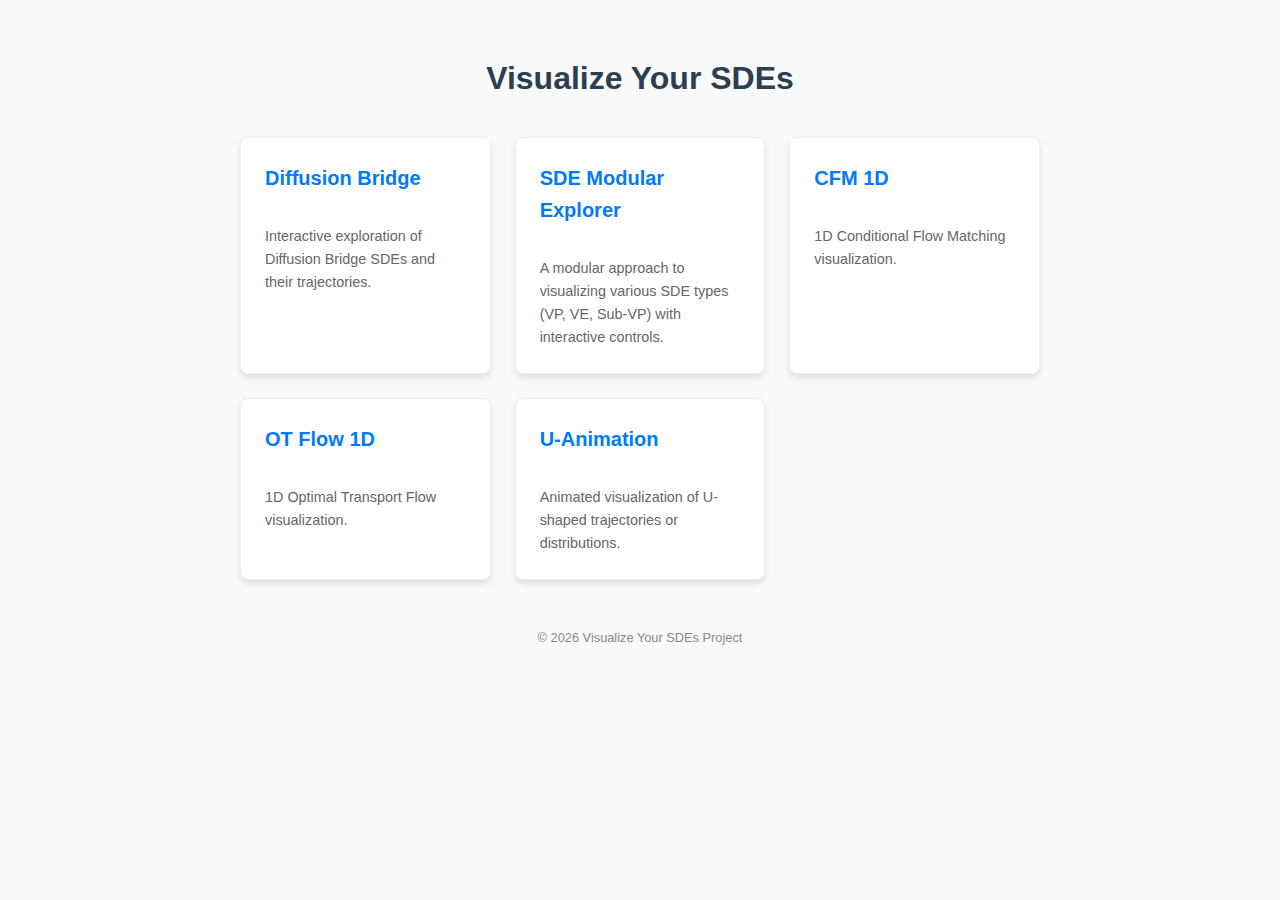
<file: index.html>
<!DOCTYPE html>
<html lang="en">
<head>
    <meta charset="UTF-8">
    <meta name="viewport" content="width=device-width, initial-scale=1.0">
    <title>Visualize Your SDEs - Home</title>
    <style>
        body {
            font-family: -apple-system, BlinkMacSystemFont, "Segoe UI", Roboto, Helvetica, Arial, sans-serif;
            line-height: 1.6;
            color: #333;
            max-width: 800px;
            margin: 0 auto;
            padding: 2rem;
            background-color: #f8f9fa;
        }
        h1 {
            color: #2c3e50;
            text-align: center;
            margin-bottom: 2rem;
        }
        .demo-grid {
            display: grid;
            grid-template-columns: repeat(auto-fill, minmax(250px, 1fr));
            gap: 1.5rem;
        }
        .demo-card {
            background: white;
            border-radius: 8px;
            padding: 1.5rem;
            box-shadow: 0 4px 6px rgba(0,0,0,0.1);
            transition: transform 0.2s, box-shadow 0.2s;
            text-decoration: none;
            color: inherit;
            display: flex;
            flex-direction: column;
            border: 1px solid #eee;
        }
        .demo-card:hover {
            transform: translateY(-5px);
            box-shadow: 0 6px 12px rgba(0,0,0,0.15);
            border-color: #007bff;
        }
        .demo-card h2 {
            margin-top: 0;
            font-size: 1.25rem;
            color: #007bff;
        }
        .demo-card p {
            margin-bottom: 0;
            font-size: 0.9rem;
            color: #666;
            flex-grow: 1;
        }
        .footer {
            margin-top: 3rem;
            text-align: center;
            font-size: 0.8rem;
            color: #888;
        }
    </style>
</head>
<body>

    <h1>Visualize Your SDEs</h1>
    
    <div class="demo-grid">
        <a href="demos/diffusion-bridge/index.html" class="demo-card">
            <h2>Diffusion Bridge</h2>
            <p>Interactive exploration of Diffusion Bridge SDEs and their trajectories.</p>
        </a>
        
        <a href="demos/sde-modular/index.html" class="demo-card">
            <h2>SDE Modular Explorer</h2>
            <p>A modular approach to visualizing various SDE types (VP, VE, Sub-VP) with interactive controls.</p>
        </a>
        
        <a href="demos/cfm-1d.html" class="demo-card">
            <h2>CFM 1D</h2>
            <p>1D Conditional Flow Matching visualization.</p>
        </a>
        
        <a href="demos/ot-flow-1d.html" class="demo-card">
            <h2>OT Flow 1D</h2>
            <p>1D Optimal Transport Flow visualization.</p>
        </a>
        
        <a href="demos/u-anim.html" class="demo-card">
            <h2>U-Animation</h2>
            <p>Animated visualization of U-shaped trajectories or distributions.</p>
        </a>
    </div>

    <div class="footer">
        &copy; 2026 Visualize Your SDEs Project
    </div>

</body>
</html>
</file>
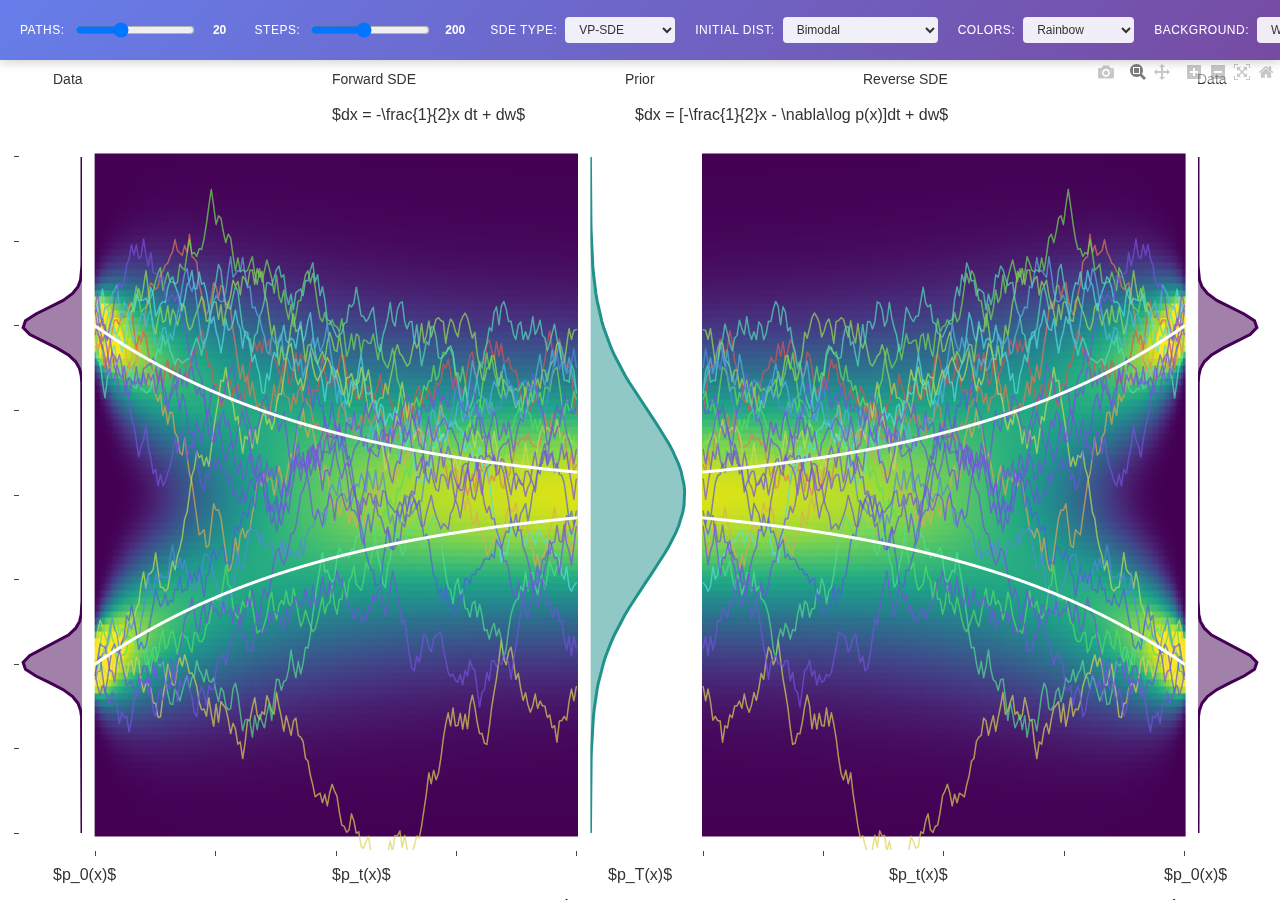
<file: demos/sde-modular/index.html>
<!DOCTYPE html>
<html lang="en">
<head>
    <meta charset="UTF-8">
    <meta name="viewport" content="width=device-width, initial-scale=1.0">
    <title>SDE Visualization - Interactive Diffusion Model Explorer</title>
    
    <!-- External Libraries -->
    <script src="https://cdn.plot.ly/plotly-2.27.0.min.js"></script>
    
    <!-- Styles -->
    <link rel="stylesheet" href="css/styles.css">
</head>
<body>

<!-- Control Panel -->
<div class="control-panel">
    <!-- Trajectory Controls -->
    <div class="control-group">
        <label>Paths:</label>
        <input type="range" id="paths-slider" min="5" max="50" step="5" value="20">
        <span class="value-display" id="paths-value">20</span>
    </div>

    <div class="control-group">
        <label>Steps:</label>
        <input type="range" id="steps-slider" min="50" max="400" step="50" value="200">
        <span class="value-display" id="steps-value">200</span>
    </div>

    <!-- SDE Type -->
    <div class="control-group">
        <label>SDE Type:</label>
        <select id="sde-select">
            <option value="vp">VP-SDE</option>
            <option value="ve">VE-SDE</option>
            <option value="subvp">Sub-VP SDE</option>
        </select>
    </div>

    <!-- Initial Distribution -->
    <div class="control-group">
        <label>Initial Dist:</label>
        <select id="initial-dist-select">
            <option value="bimodal">Bimodal</option>
            <option value="trimodal">Trimodal</option>
            <option value="uniform">Uniform</option>
            <option value="single">Single Gaussian</option>
            <option value="wide">Wide Gaussian</option>
            <option value="asymmetric">Asymmetric Bimodal</option>
            <option value="laplace">Laplace (Heavy Tails)</option>
        </select>
    </div>

    <!-- Color Scheme -->
    <div class="control-group">
        <label>Colors:</label>
        <select id="color-scheme-select">
            <option value="rainbow">Rainbow</option>
            <option value="viridis">Viridis</option>
            <option value="plasma">Plasma</option>
            <option value="monochrome">Monochrome</option>
        </select>
    </div>

    <!-- Background -->
    <div class="control-group">
        <label>Background:</label>
        <select id="background-select">
            <option value="white">White</option>
            <option value="dark">Dark</option>
            <option value="academic">Academic</option>
        </select>
    </div>

    <!-- Toggle Switches -->
    <div class="control-group">
        <label>Legend:</label>
        <div class="toggle-switch" id="legend-toggle"></div>
    </div>

    <div class="control-group">
        <label>ODE:</label>
        <div class="toggle-switch active" id="ode-toggle"></div>
    </div>

    <div class="control-group">
        <label>SDE:</label>
        <div class="toggle-switch active" id="sde-toggle"></div>
    </div>

    <div class="control-group">
        <label>Heatmap:</label>
        <div class="toggle-switch active" id="heatmap-toggle"></div>
    </div>

    <!-- Action Buttons -->
    <div class="control-group">
        <button id="regenerate-btn">Regenerate</button>
        <button id="reset-btn">Reset</button>
    </div>
</div>

<!-- Loading Indicator -->
<div class="loading-indicator" id="loading-indicator">
    Generating visualization...
</div>

<!-- Chart Container -->
<div id="chart-container"></div>

<!-- JavaScript Modules -->
<script src="js/config.js"></script>
<script src="js/math.js"></script>
<script src="js/simulation.js"></script>
<script src="js/visualization.js"></script>
<script src="js/controls.js"></script>

<!-- Main Application -->
<script>
    /**
     * Main Application Initialization
     */
    (function() {
        'use strict';
        
        // Initialize managers
        const configManager = new ConfigManager();
        const simulationGenerator = new SimulationGenerator(configManager);
        const visualizationManager = new VisualizationManager('chart-container', configManager);
        const controlsManager = new ControlsManager(configManager, simulationGenerator, visualizationManager);
        
        // Initial render
        console.log('Initializing SDE Visualization...');
        controlsManager.showLoading(true);
        
        setTimeout(() => {
            try {
                const initialData = simulationGenerator.generate();
                visualizationManager.render(initialData);
                console.log('Visualization initialized successfully!');
            } catch (error) {
                console.error('Initialization error:', error);
                alert('Failed to initialize visualization. Please refresh the page.');
            } finally {
                controlsManager.showLoading(false);
            }
        }, 100);
        
        // Make managers globally accessible for debugging
        window.app = {
            config: configManager,
            simulator: simulationGenerator,
            visualizer: visualizationManager,
            controls: controlsManager
        };
        
        console.log('App ready! Access via window.app');
    })();
</script>

</body>
</html>
</file>
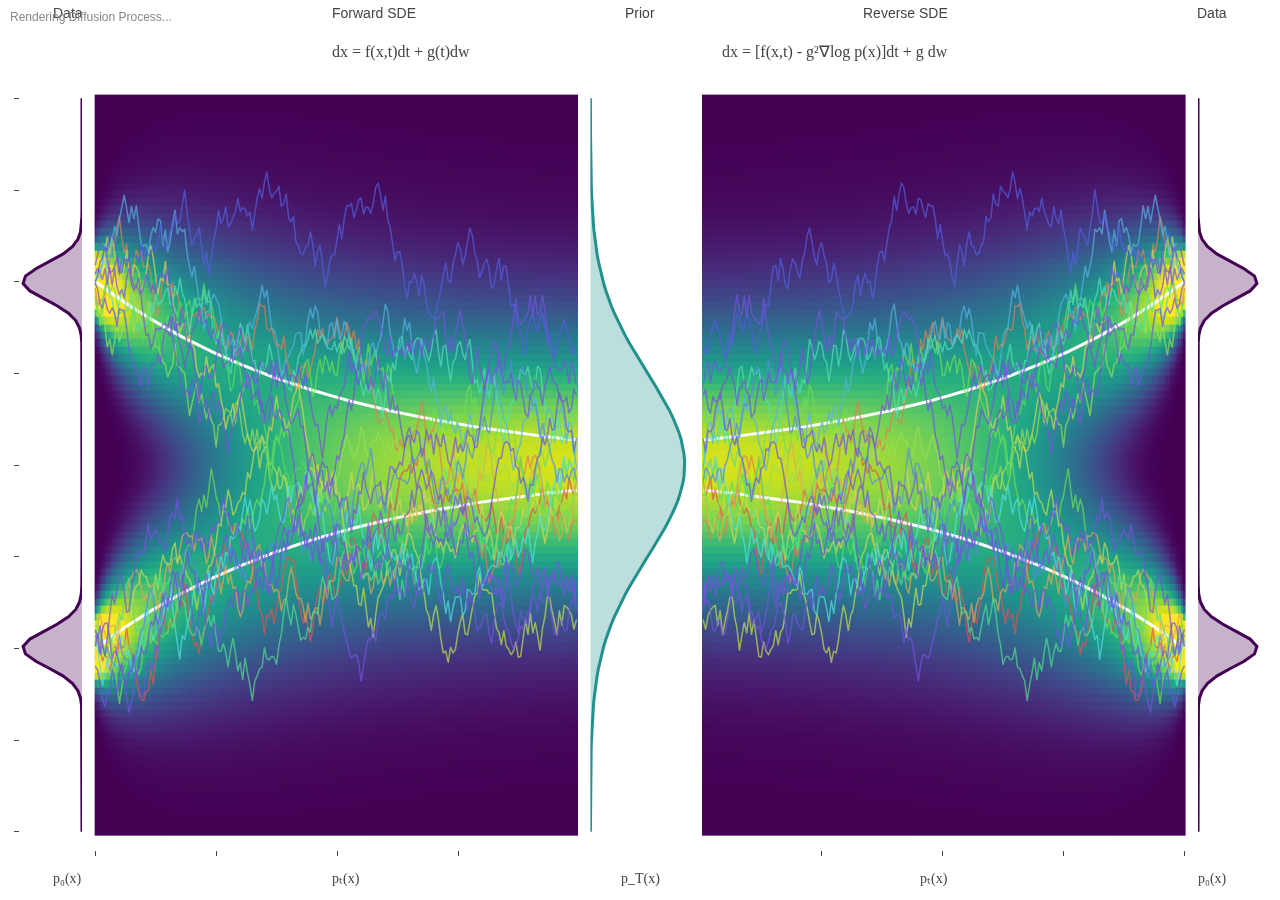
<file: demos/sde.html>
<!DOCTYPE html>
<html lang="en">
<head>
    <meta charset="UTF-8">
    <meta name="viewport" content="width=device-width, initial-scale=1.0">
    <title>Diffusion Model Visualization</title>
    <script src="https://cdn.plot.ly/plotly-2.27.0.min.js"></script>
    <style>
        body { margin: 0; padding: 0; background-color: #111; font-family: sans-serif; }
        #chart-container { width: 100vw; height: 100vh; }
        .controls { position: absolute; top: 10px; left: 10px; z-index: 100; color: #888; font-size: 12px; }
    </style>
</head>
<body>

<div class="controls">Rendering Diffusion Process...</div>
<div id="chart-container"></div>

<script>
/**
 * CONFIGURATION & MATH SETUP
 * We simulate an Ornstein-Uhlenbeck process: dx = -0.5 * x * dt + dw
 * This transforms any distribution into a Standard Normal N(0,1) over time.
 */
const CONFIG = {
    steps: 200,          // Time steps
    paths: 20,           // Number of jagged lines to draw
    T: 4.0,              // End time
    xRange: [-4, 4],     // Y-axis range
    dt: 0.02             // T / steps
};

// 1. GENERATE DATA
function generateSimulation() {
    const t = Array.from({length: CONFIG.steps}, (_, i) => i * CONFIG.dt);
    const xGrid = Array.from({length: 100}, (_, i) => -4 + i * (8/99));
    
    // --- A. ANALYTICAL DENSITY (The Heatmap) ---
    // We start with a mixture of two Gaussians at -2 and +2
    // They decay towards 0 while variance increases to 1.
    const densityZ = [];
    
    // Helper: Gaussian PDF
    const normPdf = (x, mu, sigma) => 
        (1 / (sigma * Math.sqrt(2 * Math.PI))) * Math.exp(-0.5 * ((x - mu) / sigma) ** 2);

    for (let j = 0; j < xGrid.length; j++) {
        const row = [];
        const x = xGrid[j];
        for (let i = 0; i < CONFIG.steps; i++) {
            const currT = t[i];
            
            // Analytical evolution of VP-SDE
            const muDecay = Math.exp(-0.5 * currT);
            const varT = 1 - Math.exp(-currT);
            const sigmaT = Math.sqrt(varT + 0.05); // +0.05 for numerical stability at t=0

            // Mixture of two peaks evolving
            const p1 = normPdf(x, -2 * muDecay, sigmaT);
            const p2 = normPdf(x, 2 * muDecay, sigmaT);
            
            row.push(0.5 * p1 + 0.5 * p2);
        }
        densityZ.push(row);
    }

    // --- B. STOCHASTIC PATHS (The Jagged Lines) ---
    const sdePaths = [];
    // Initialize half at -2, half at +2
    for(let p=0; p<CONFIG.paths; p++) {
        const path = [ (p % 2 === 0 ? -2 : 2) + (Math.random()-0.5)*0.5 ]; // Start with slight noise
        for(let i=1; i<CONFIG.steps; i++) {
            const prevX = path[i-1];
            const noise = (Math.random() - 0.5) * 2 * Math.sqrt(3) * Math.sqrt(CONFIG.dt); // approx normal
            // Euler-Maruyama: dx = -0.5*x*dt + dw
            const nextX = prevX + (-0.5 * prevX * CONFIG.dt) + noise;
            path.push(nextX);
        }
        sdePaths.push(path);
    }

    // --- C. PROBABILITY FLOW ODE (The White Lines) ---
    // Deterministic decay: x(t) = x(0) * exp(-0.5t)
    const odeUpper = t.map(time => 2 * Math.exp(-0.5 * time));
    const odeLower = t.map(time => -2 * Math.exp(-0.5 * time));

    // --- D. MARGINALS ---
    // Initial Distribution (t=0)
    const marginalData = xGrid.map(x => 0.5*normPdf(x, -2, 0.2) + 0.5*normPdf(x, 2, 0.2));
    // Prior Distribution (t=T) -> Approx Standard Normal
    const marginalPrior = xGrid.map(x => normPdf(x, 0, 1));

    return { t, xGrid, densityZ, sdePaths, odeUpper, odeLower, marginalData, marginalPrior };
}

const sim = generateSimulation();


// 2. CONSTRUCT PLOTLY TRACES
const traces = [];

// --- COLOR PALETTE ---
// Generate rainbow colors for the SDE paths
const getLineColor = (i) => {
    const hue = (i / CONFIG.paths) * 360;
    return `hsla(${hue}, 70%, 60%, 0.7)`;
};

// =========================================================
// PANEL 1: DATA MARGINAL (Far Left)
// =========================================================
traces.push({
    x: sim.marginalData,
    y: sim.xGrid,
    xaxis: 'x', yaxis: 'y',
    type: 'scatter', mode: 'lines',
    line: { color: '#440154', width: 3 },
    fill: 'tozerox', fillcolor: 'rgba(68,1,84,0.3)',
    name: 'p_data'
});

// =========================================================
// PANEL 2: FORWARD PROCESS (Middle Left)
// =========================================================
// A. Heatmap Background
traces.push({
    z: sim.densityZ,
    x: sim.t,
    y: sim.xGrid,
    xaxis: 'x2', yaxis: 'y',
    type: 'heatmap',
    colorscale: 'Viridis',
    showscale: false,
    zmin: 0, zmax: 0.4
});

// B. SDE Paths (Jagged)
sim.sdePaths.forEach((path, i) => {
    traces.push({
        x: sim.t, y: path,
        xaxis: 'x2', yaxis: 'y',
        type: 'scattergl', mode: 'lines',
        line: { color: getLineColor(i), width: 1.5 },
        hoverinfo: 'skip'
    });
});

// C. ODE Paths (White Smooth)
[sim.odeUpper, sim.odeLower].forEach(path => {
    traces.push({
        x: sim.t, y: path,
        xaxis: 'x2', yaxis: 'y',
        type: 'scatter', mode: 'lines',
        line: { color: 'white', width: 3 },
        hoverinfo: 'skip'
    });
});


// =========================================================
// PANEL 3: PRIOR MARGINAL (Center)
// =========================================================
traces.push({
    x: sim.marginalPrior,
    y: sim.xGrid,
    xaxis: 'x3', yaxis: 'y',
    type: 'scatter', mode: 'lines',
    line: { color: '#21918c', width: 3 },
    fill: 'tozerox', fillcolor: 'rgba(33,145,140,0.3)'
});

// =========================================================
// PANEL 4: REVERSE PROCESS (Middle Right)
// We reverse the Time arrays for visualization
// =========================================================
const tReversed = [...sim.t].reverse();

// A. Heatmap (Same data, just logically reversed direction in layout or time)
// Note: For visual symmetry with the image, we actually want the time axis to go 
// from T -> 0 visually.
traces.push({
    z: sim.densityZ, // Data is same, x-axis mapping will handle the flip
    x: sim.t,        // We map this to x4, which we will invert in layout
    y: sim.xGrid,
    xaxis: 'x4', yaxis: 'y',
    type: 'heatmap',
    colorscale: 'Viridis',
    showscale: false,
    zmin: 0, zmax: 0.4
});

// B. SDE Paths (Reversed)
sim.sdePaths.forEach((path, i) => {
    traces.push({
        x: sim.t, y: path,
        xaxis: 'x4', yaxis: 'y',
        type: 'scattergl', mode: 'lines',
        line: { color: getLineColor(i), width: 1.5 },
        hoverinfo: 'skip'
    });
});

// C. ODE Paths (Reversed)
[sim.odeUpper, sim.odeLower].forEach(path => {
    traces.push({
        x: sim.t, y: path,
        xaxis: 'x4', yaxis: 'y',
        type: 'scatter', mode: 'lines',
        line: { color: 'white', width: 3 },
        hoverinfo: 'skip'
    });
});

// =========================================================
// PANEL 5: DATA MARGINAL (Far Right - same as P1)
// =========================================================
traces.push({
    x: sim.marginalData,
    y: sim.xGrid,
    xaxis: 'x5', yaxis: 'y',
    type: 'scatter', mode: 'lines',
    line: { color: '#440154', width: 3 },
    fill: 'tozerox', fillcolor: 'rgba(68,1,84,0.3)'
});


// 3. LAYOUT & ANNOTATIONS
const commonAxis = {
    showgrid: false, zeroline: false, showticklabels: false,
    range: [-4.2, 4.2] 
};

const layout = {
    paper_bgcolor: '#fff', // White paper background like the academic figure
    plot_bgcolor: 'rgba(0,0,0,0)',
    showlegend: false,
    margin: { l: 20, r: 20, t: 80, b: 50 },
    
    // Y Axis (Shared across all)
    yaxis: { ...commonAxis, domain: [0, 1] },

    // X Axes (Defining the 5 panels)
    // 1. Data Marginal
    xaxis: { 
        domain: [0, 0.05], 
        showgrid: false, zeroline: false, showticklabels: false, autorange: 'reversed' // Face inwards
    },
    // 2. Forward SDE
    xaxis2: { 
        domain: [0.06, 0.45], 
        showgrid: false, zeroline: false, showticklabels: false 
    },
    // 3. Prior Marginal
    xaxis3: { 
        domain: [0.46, 0.54], 
        showgrid: false, zeroline: false, showticklabels: false 
    },
    // 4. Reverse SDE (Note: range reversed to simulate T -> 0)
    xaxis4: { 
        domain: [0.55, 0.94], 
        showgrid: false, zeroline: false, showticklabels: false,
        autorange: 'reversed' // FLIP THIS AXIS for Reverse Process
    },
    // 5. Final Data Marginal
    xaxis5: { 
        domain: [0.95, 1.0], 
        showgrid: false, zeroline: false, showticklabels: false 
    },

    // TEXT ANNOTATIONS (The math formulas)
    annotations: [
        {
            text: "Data", x: 0.025, y: 1.1, xref: 'paper', yref: 'paper', showarrow: false, font: {size: 14, weight: 'bold'}
        },
        {
            text: "Forward SDE", x: 0.25, y: 1.1, xref: 'paper', yref: 'paper', showarrow: false, font: {size: 14, weight: 'bold'}
        },
        {
            text: "dx = f(x,t)dt + g(t)dw", x: 0.25, y: 1.05, xref: 'paper', yref: 'paper', showarrow: false, font: {family: 'Times New Roman', size: 16, style: 'italic'}
        },
        {
            text: "Prior", x: 0.5, y: 1.1, xref: 'paper', yref: 'paper', showarrow: false, font: {size: 14, weight: 'bold'}
        },
        {
            text: "Reverse SDE", x: 0.75, y: 1.1, xref: 'paper', yref: 'paper', showarrow: false, font: {size: 14, weight: 'bold'}
        },
        {
            text: "dx = [f(x,t) - g²∇log p(x)]dt + g dw", x: 0.75, y: 1.05, xref: 'paper', yref: 'paper', showarrow: false, font: {family: 'Times New Roman', size: 16, style: 'italic'}
        },
        {
            text: "Data", x: 0.975, y: 1.1, xref: 'paper', yref: 'paper', showarrow: false, font: {size: 14, weight: 'bold'}
        },
        // Bottom Labels
        { text: "p₀(x)", x: 0.025, y: -0.05, xref: 'paper', yref: 'paper', showarrow: false, font: {family: 'Times New Roman', size: 14} },
        { text: "pₜ(x)", x: 0.25, y: -0.05, xref: 'paper', yref: 'paper', showarrow: false, font: {family: 'Times New Roman', size: 14} },
        { text: "p_T(x)", x: 0.5, y: -0.05, xref: 'paper', yref: 'paper', showarrow: false, font: {family: 'Times New Roman', size: 14} },
        { text: "pₜ(x)", x: 0.75, y: -0.05, xref: 'paper', yref: 'paper', showarrow: false, font: {family: 'Times New Roman', size: 14} },
        { text: "p₀(x)", x: 0.975, y: -0.05, xref: 'paper', yref: 'paper', showarrow: false, font: {family: 'Times New Roman', size: 14} },
    ],
    
    // ARROWS (Using shapes for the timeline arrows)
    shapes: [
        // Arrow Forward
        { type: 'line', x0: 0.06, y0: -0.08, x1: 0.45, y1: -0.08, xref: 'paper', yref: 'paper', line: {width: 2} },
        { type: 'path', path: 'M 0.44 -0.07 L 0.45 -0.08 L 0.44 -0.09', xref: 'paper', yref: 'paper', line: {width: 2} },
        // Arrow Reverse
        { type: 'line', x0: 0.55, y0: -0.08, x1: 0.94, y1: -0.08, xref: 'paper', yref: 'paper', line: {width: 2} },
        { type: 'path', path: 'M 0.93 -0.07 L 0.94 -0.08 L 0.93 -0.09', xref: 'paper', yref: 'paper', line: {width: 2} }
    ]
};

Plotly.newPlot('chart-container', traces, layout, {responsive: true});

</script>
</body>
</html>
</file>
<file: demos/sde-modular/css/styles.css>
/* Main Styles for SDE Visualization */

body {
    margin: 0;
    padding: 0;
    background-color: #f5f5f5;
    font-family: 'Segoe UI', Tahoma, Geneva, Verdana, sans-serif;
    overflow: hidden;
}

#chart-container {
    width: 100vw;
    height: calc(100vh - 60px);
    margin-top: 60px;
}

/* Control Panel */
.control-panel {
    position: fixed;
    top: 0;
    left: 0;
    right: 0;
    height: 60px;
    background: linear-gradient(135deg, #667eea 0%, #764ba2 100%);
    box-shadow: 0 2px 10px rgba(0,0,0,0.2);
    z-index: 1000;
    display: flex;
    align-items: center;
    padding: 0 20px;
    gap: 20px;
    color: white;
    overflow-x: auto;
}

.control-group {
    display: flex;
    align-items: center;
    gap: 8px;
    white-space: nowrap;
}

.control-group label {
    font-size: 12px;
    font-weight: 500;
    text-transform: uppercase;
    letter-spacing: 0.5px;
}

.control-group select,
.control-group input[type="number"],
.control-group input[type="range"] {
    padding: 5px 10px;
    border: none;
    border-radius: 4px;
    background: rgba(255, 255, 255, 0.9);
    color: #333;
    font-size: 12px;
    cursor: pointer;
}

.control-group input[type="range"] {
    width: 100px;
}

.control-group select:hover,
.control-group input:hover {
    background: rgba(255, 255, 255, 1);
}

.control-group button {
    padding: 8px 16px;
    border: none;
    border-radius: 4px;
    background: rgba(255, 255, 255, 0.2);
    color: white;
    font-size: 12px;
    font-weight: 600;
    cursor: pointer;
    transition: all 0.3s ease;
}

.control-group button:hover {
    background: rgba(255, 255, 255, 0.3);
    transform: translateY(-1px);
}

.control-group button:active {
    transform: translateY(0);
}

/* Value Display */
.value-display {
    display: inline-block;
    min-width: 30px;
    text-align: center;
    font-weight: 600;
    font-size: 12px;
}

/* Toggle Switch */
.toggle-switch {
    position: relative;
    width: 40px;
    height: 20px;
    background: rgba(255, 255, 255, 0.3);
    border-radius: 10px;
    cursor: pointer;
    transition: background 0.3s;
}

.toggle-switch.active {
    background: rgba(76, 217, 100, 0.8);
}

.toggle-switch::after {
    content: '';
    position: absolute;
    width: 16px;
    height: 16px;
    border-radius: 50%;
    background: white;
    top: 2px;
    left: 2px;
    transition: left 0.3s;
}

.toggle-switch.active::after {
    left: 22px;
}

/* Loading Indicator */
.loading-indicator {
    position: fixed;
    top: 70px;
    left: 50%;
    transform: translateX(-50%);
    padding: 10px 20px;
    background: rgba(0, 0, 0, 0.8);
    color: white;
    border-radius: 4px;
    font-size: 14px;
    z-index: 999;
    display: none;
}

.loading-indicator.active {
    display: block;
}

/* Responsive Design */
@media (max-width: 1200px) {
    .control-panel {
        height: auto;
        min-height: 60px;
        flex-wrap: wrap;
        padding: 10px;
    }
    
    #chart-container {
        margin-top: 80px;
        height: calc(100vh - 80px);
    }
}

@media (max-width: 768px) {
    .control-panel {
        font-size: 11px;
        gap: 10px;
    }
    
    .control-group {
        gap: 5px;
    }
    
    .control-group label {
        font-size: 10px;
    }
}
</file>
